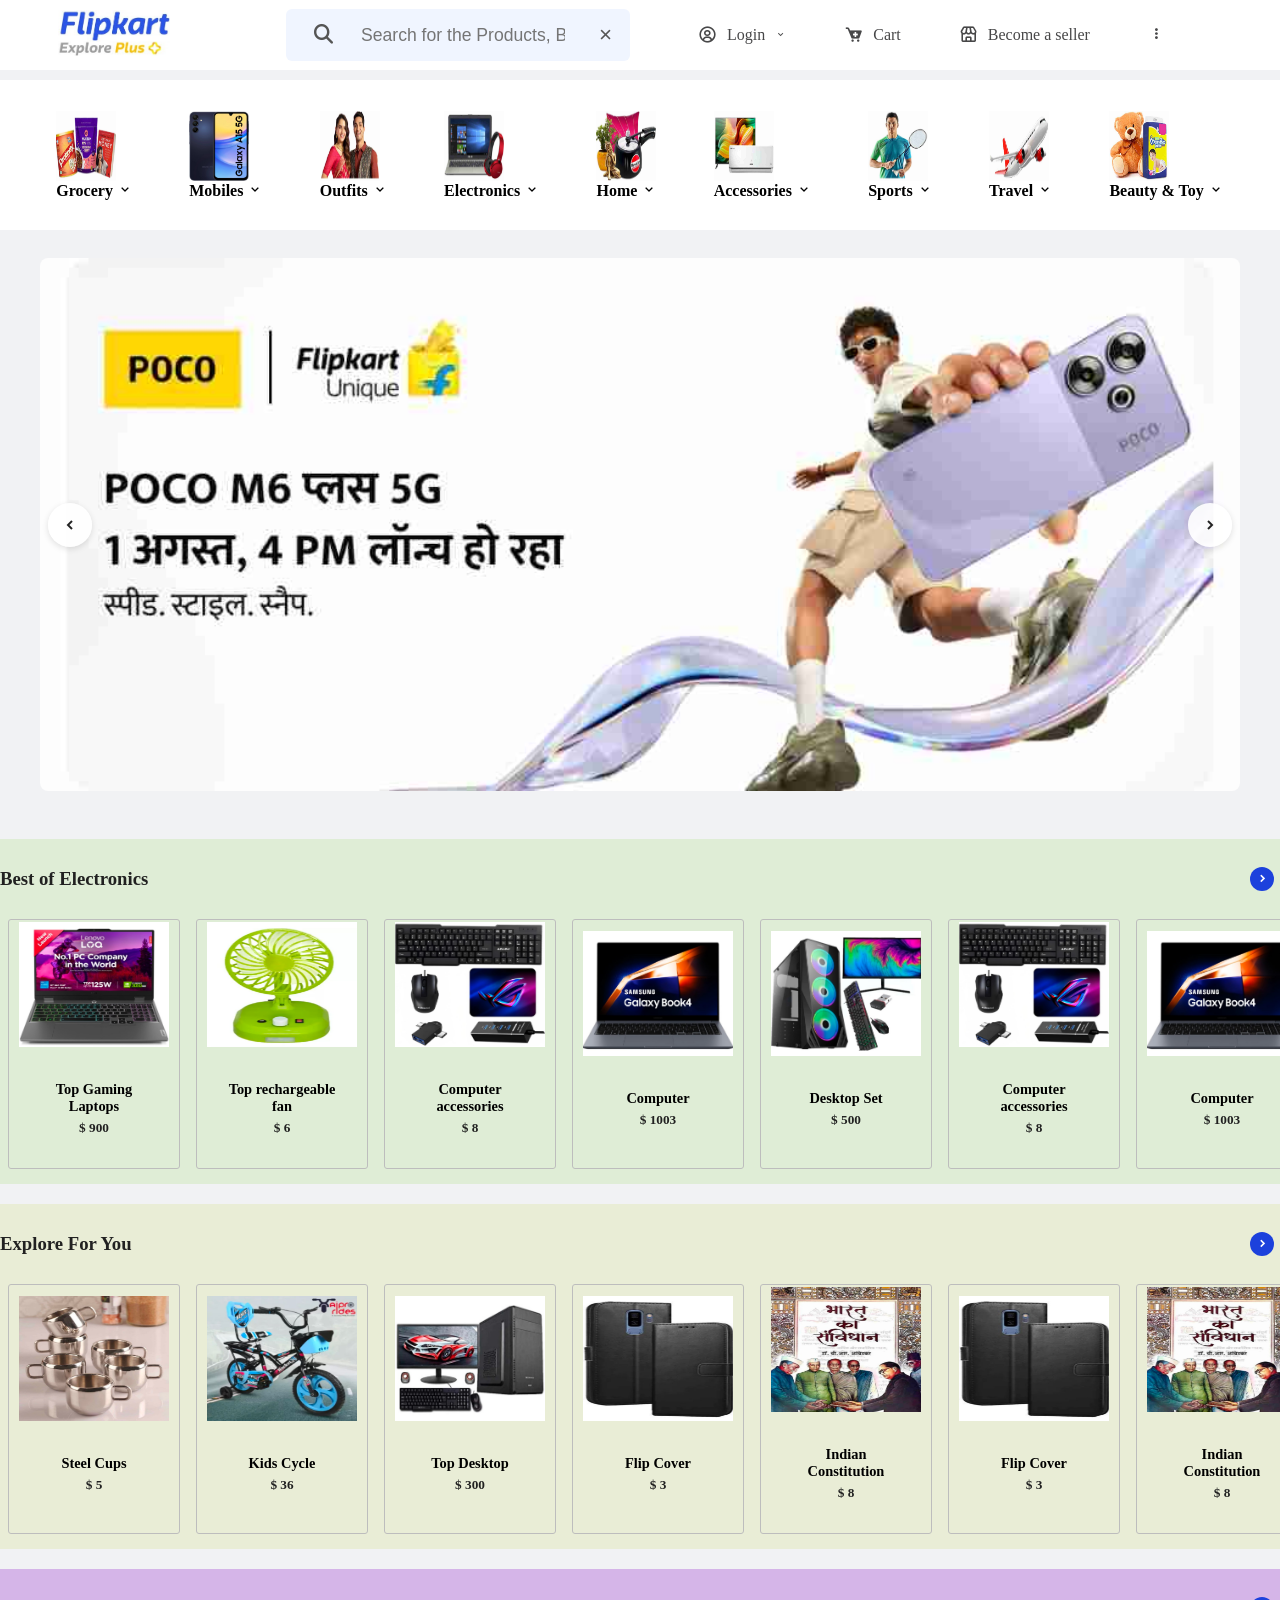
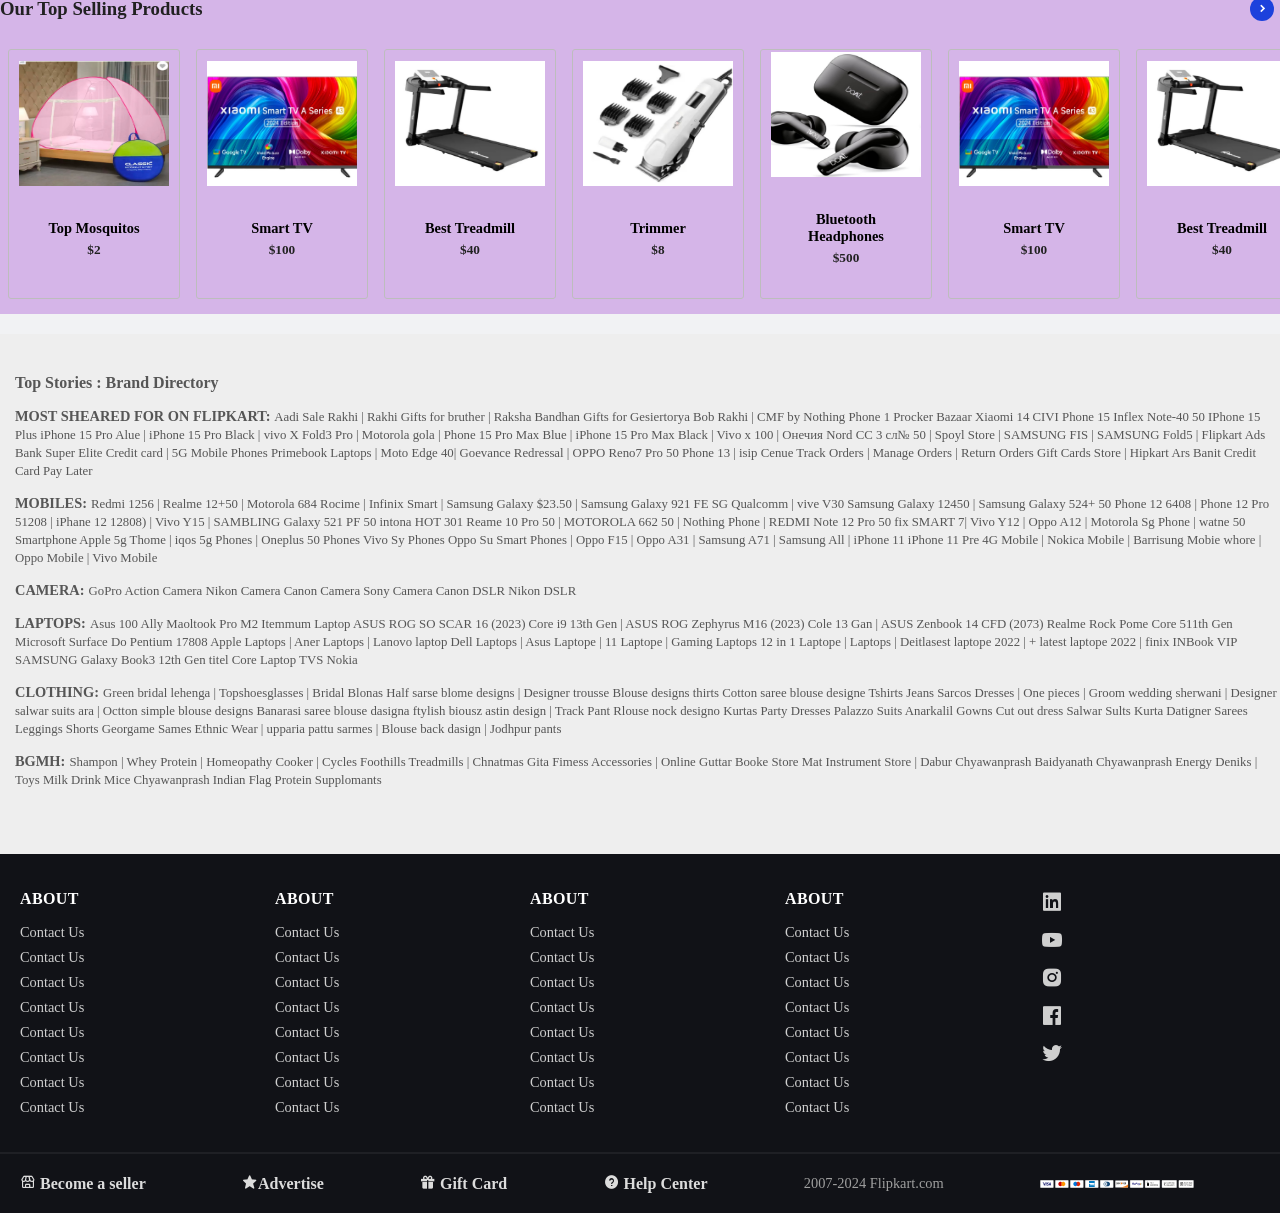
<file: index.html>
<!DOCTYPE html>
<html lang="en">
  <head>
    <!--- https://fontawesome.com/icons ---> 
    <link rel="stylesheet" href="https://cdnjs.cloudflare.com/ajax/libs/font-awesome/6.5.1/css/all.min.css"             integrity="sha512-DTOQO9RWCH3ppgqcWaEA1BIZOC6xxalwEsw9c2QQeAIftL+Vegovlnee1c9QX4TctnWMn13TZye+giMm8e2LwA==" crossorigin="anonymous" referrerpolicy="no-referrer" />
    <link href='https://unpkg.com/boxicons@2.1.4/css/boxicons.min.css' rel='stylesheet'>
    <meta charset="UTF-8">
    <meta name="viewport" content="width=device-width, initial-scale=1">
    <link rel="icon" type="image/png" href="Images/E-kart icon.jpeg">
    <title>Online Shopping Site For Mobiles, Electronics, Grocery, Toys.........</title>
    <link rel="stylesheet" href="style.css">
  </head>
<body>
  <!---------------header---------------->
  
  <header>
    <div class="logo"> 
      <img src="Images/E-kart logo~2.jpg" height="10%" width="70%" alt="E-kart logo">   
      <!--<p>All In One Shop</p>-->
    </div> 
    <div class="searchbar hiconcss">
      <button id="search" class="search-btn" aria-label="Search">
        <i class="fa-solid fa-magnifying-glass"></i>
      </button>
      <input type="search" name="" id="input" placeholder="Search for the Products, Brands and more">
      <button id="clean" class="clean-btn" aria-label="Clear search">&times;</button>
    </div>
    <div class="login hiconcss">
      <i class='bx bx-user-circle'></i>
      <span>Login</span>
      <i class='ldicon bx bx-chevron-down' ></i>
    </div>
    <div class="Cart hiconcss">
      <i class='bx bxs-cart-add' ></i>
      <span>Cart</span>
    </div>
    <div class="seller hiconcss">
      <i class='bx bx-store' ></i>
      <span>Become a seller</span>
    </div>
    <div class="menu">
      <i class='bx bx-dots-vertical-rounded'></i>
    </div>
    <!-- Mobile menu container -->
    <div id="mobile-menu" class="mobile-menu" aria-hidden="true"></div>
  </header>
 
 <!---------- cotagories section ---------->
  
  <section class="container">
    <div class="catagory">
      <div class="catimginfo">
        <div class="catimg">
            <img src="Images/grocery~2.jpg" height="100%" width="100%" alt="Grocery">
              
          </div>
          <div class="catingo">
            <p><b>Grocery <i class='ldicon bx bx-chevron-down'></i></b></p>
          </div>
      </div>
      
      <div class="catimginfo">
        <div class="catimg">
          <img src="Images/mobiles.jpg" height="100%" width="100%" alt="Mobiles">
              
        </div>
        <div class="catingo">
          <p><b>Mobiles <i class='ldicon bx bx-chevron-down'></i></b></p>
        </div>
      </div>
      
      <div class="catimginfo">
        <div class="catimg">
          <img src="Images/Man-woman~2.jpg" height="100%" width="100%" alt="Outfits">
              
        </div>
        <div class="catingo">
          <p><b>Outfits <i class='ldicon bx bx-chevron-down'></i></b></p>
        </div>
      </div>
      
      <div class="catimginfo">
        <div class="catimg">
          <img src="Images/computer~2.jpg" height="100%" width="100%" alt="Electronics">
              
        </div>
        <div class="catingo">
          <p><b>Electronics <i class='ldicon bx bx-chevron-down'></i></b></p>
        </div>
      </div>
      
      <div class="catimginfo">
        <div class="catimg">
          <img src="Images/cook~2.jpg" height="100%" width="100%" alt="Home">
              
        </div>
        <div class="catingo">
          <p><b>Home <i class='ldicon bx bx-chevron-down'></i></b></p>
        </div>
      </div>
      
      <div class="catimginfo">
        <div class="catimg">
          <img src="Images/TV~2.jpg" height="100%" width="100%" alt="TV and Accessories">
              
        </div>
        <div class="catingo">
          <p><b>Accessories <i class='ldicon bx bx-chevron-down'></i></b></p>
        </div>
      </div>
      
      <div class="catimginfo">
        <div class="catimg">
          <img src="Images/sports~2.jpg" height="100%" width="100%" alt="Sports">
              
        </div>
        <div class="catingo">
          <p><b>Sports <i class='ldicon bx bx-chevron-down'></i></b></p>
        </div>
      </div>
      
      <div class="catimginfo">
        <div class="catimg">
          <img src="Images/flight~2.jpg" height="100%" width="100%" alt="Travel">
              
        </div>
        <div class="catingo">
          <p><b>Travel <i class='ldicon bx bx-chevron-down'></i></b></p>
        </div>
      </div>
      
      <div class="catimginfo">
        <div class="catimg">
          <img src="Images/toy~2.jpg" height="100%" width="100%" alt="Toys & Beauty">
              
        </div>
        <div class="catingo">
          <p><b>Beauty & Toy <i class='ldicon bx bx-chevron-down'></i></b></p>
        </div>
      </div>
    </div> 
  </section>
  
  <!---------------slider ----------------->
  
  <section class="container">
    <div class="slidercontainer">
      <div class="slider">
        <div class="siimage">
          <img src="Images/slide.jpeg" height="70%" width="90%" alt="Slide image"> 
        </div>
        <div class="slidericon">
          <div class="sileft">
            <i class='bx bxs-chevron-left'></i>
          </div>
          <div class="siright">
            <i class='bx bxs-chevron-right'></i>
          </div>
        </div>
      </div>
    </div>
  </section>
  
  <!------------product section------------>
  
  <section class="container">
    <div class="productsection1">
      <div class="psleft">
        <div class="productheader">
          <h3>Best of Electronics</h3>
          <i class='bx bxs-chevron-right' ></i>
        </div>
        <div class="productgroup">
          <div class="product">
            <div class="productimg">
              <img src="Images/Computer 1.jpg" height="100%" width="100%" alt="Computer 1">
              
            </div>
            <div class="productinfo">
              <b><p>Top Gaming Laptops</p>
              <h5> $ 900</h5></b>
            </div>
          </div>
          
          
          <div class="product">
            <div class="productimg">
              <img src="Images/fan.jpg" height="100%" width="100%" alt="Rechargeable fan">
              
            </div>
            <div class="productinfo">
              <b><p>Top rechargeable fan</p>
              <h5> $ 6</h5></b>
            </div>
          </div>
          
          
          <div class="product">
            <div class="productimg">
              <img src="Images/computer accessories.jpg" height="100%" width="100%" alt="Computer accessories">
              
            </div>
            <div class="productinfo">
              <b><p>Computer accessories</p>
              <h5> $ 8</h5></b>
            </div>
          </div> 
          
          <div class="product">
            <div class="productimg">
              <img src="Images/Computer 2.jpg" height="100%" width="100%" alt="Computer 2">
              
            </div>
            <div class="productinfo">
              <b><p>Computer</p>
              <h5> $ 1003</h5></b>
            </div>
          </div>
          
          <div class="product">
            <div class="productimg">
              <img src="Images/Destop 1.jpg" height="100%" width="100%" alt="Desktop Set">
              
            </div>
            <div class="productinfo">
              <b><p>Desktop Set</p>
              <h5> $ 500</h5></b>
            </div>
          </div>
          
          <div class="product">
            <div class="productimg">
              <img src="Images/computer accessories.jpg" height="100%" width="100%" alt="Computer accessories">
              
            </div>
            <div class="productinfo">
              <b><p>Computer accessories</p>
              <h5> $ 8</h5></b>
            </div>
          </div> 
          
          <div class="product">
            <div class="productimg">
              <img src="Images/Computer 2.jpg" height="100%" width="100%" alt="Computer 2">
              
            </div>
            <div class="productinfo">
              <b><p>Computer</p>
              <h5> $ 1003</h5></b>
            </div>
          </div>

          <div class="product">
            <div class="productimg">
              <img src="Images/Computer 2.jpg" height="100%" width="100%" alt="Computer 2">
              
            </div>
            <div class="productinfo">
              <b><p>Computer</p>
              <h5> $ 1003</h5></b>
            </div>
          </div>
          
          <div class="product">
            <div class="productimg">
              <img src="Images/Destop 1.jpg" height="100%" width="100%" alt="Desktop Set">
              
            </div>
            <div class="productinfo">
              <b><p>Desktop Set</p>
              <h5> $ 500</h5></b>
            </div>
          </div>

          <!-- Add more products here -->

        </div>   
      </div>
    </div>
  </section>  
  
  <!----------product section 2------------>
  
  <section class="container">
    <div class="productsection2">
      <div class="psleft2">
        <div class="productheader">
          <h3>Explore For You</h3>
          <i class='bx bxs-chevron-right' ></i>
        </div>
        <div class="productgroup">
          <div class="product">
            <div class="productimg">
              <img src="Images/Cups .jpg" height="100%" width="100%" alt="Steel Cups">
              
            </div>
            <div class="productinfo">
              <b><p>Steel Cups</p>
              <h5> $ 5</h5></b>
            </div>
          </div>
          
          
          <div class="product">
            <div class="productimg">
              <img src="Images/cycle.jpg" height="100%" width="100%" alt="Kids Cycle">
              
            </div>
            <div class="productinfo">
              <b><p>Kids Cycle</p>
              <h5> $ 36</h5></b>
            </div>
          </div>
          
          
          <div class="product">
            <div class="productimg">
              <img src="Images/Destop 3.jpg" height="100%" width="100%" alt="Desktop">
              
            </div>
            <div class="productinfo">
              <b><p>Top Desktop</p>
              <h5> $ 300</h5></b>
            </div>
          </div>
          
          
          <div class="product">
            <div class="productimg">
              <img src="Images/flip cover.jpg" height="100%" width="100%" alt="Flip Cover">
              
            </div>
            <div class="productinfo">
              <b><p>Flip Cover</p>
              <h5> $ 3</h5></b>
            </div>
          </div>
          
          <div class="product">
            <div class="productimg">
              <img src="Images/Indian constitution.jpg" height="100%" width="100%" alt="Indian Constitution">
              
            </div>
            <div class="productinfo">
              <b><p>Indian Constitution</p>
              <h5> $ 8</h5></b>
            </div>
          </div>
          <div class="product">
            <div class="productimg">
              <img src="Images/flip cover.jpg" height="100%" width="100%" alt="Flip Cover">
              
            </div>
            <div class="productinfo">
              <b><p>Flip Cover</p>
              <h5> $ 3</h5></b>
            </div>
          </div>
          
          <div class="product">
            <div class="productimg">
              <img src="Images/Indian constitution.jpg" height="100%" width="100%" alt="Indian Constitution">
              
            </div>
            <div class="productinfo">
              <b><p>Indian Constitution</p>
              <h5> $ 8</h5></b>
            </div>
          </div>

          <div class="product">
            <div class="productimg">
              <img src="Images/Cups .jpg" height="100%" width="100%" alt="Steel Cups">
              
            </div>
            <div class="productinfo">
              <b><p>Steel Cups</p>
              <h5> $ 5</h5></b>
            </div>
          </div>
          
          
          <div class="product">
            <div class="productimg">
              <img src="Images/cycle.jpg" height="100%" width="100%" alt="Kids Cycle">
              
            </div>
            <div class="productinfo">
              <b><p>Kids Cycle</p>
              <h5> $ 36</h5></b>
            </div>
          </div>

          <!-- Add more products here -->

        </div>   
      </div>
    </div>
  </section>
  
  <!----------product section 3------------->

  <section class="container">
    <div class="productsection3">
      <div class="psleft3">
        <div class="productheader">
          <h3>Our Top Selling Products</h3>
          <i class='bx bxs-chevron-right' aria-hidden="true"></i>
        </div>

        <div class="productgroup">
          <div class="product">
            <div class="productimg3">
              <img src="Images/mosquito.jpg" alt="Mosquito Repellent" loading="lazy">
            </div>
            <div class="productinfo">
              <p><strong>Top Mosquitos</strong></p>
              <h5>$2</h5>
            </div>
          </div>

          <div class="product">
            <div class="productimg">
              <img src="Images/smart TV.jpg" alt="Smart TV" loading="lazy">
            </div>
            <div class="productinfo">
              <p><strong>Smart TV</strong></p>
              <h5>$100</h5>
            </div>
          </div>

          <div class="product">
            <div class="productimg">
              <img src="Images/treadmill.jpg" alt="Treadmill" loading="lazy">
            </div>
            <div class="productinfo">
              <p><strong>Best Treadmill</strong></p>
              <h5>$40</h5>
            </div>
          </div>

          <div class="product">
            <div class="productimg">
              <img src="Images/Trimmer.jpg" alt="Trimmer" loading="lazy">
            </div>
            <div class="productinfo">
              <p><strong>Trimmer</strong></p>
              <h5>$8</h5>
            </div>
          </div>

          <div class="product">
            <div class="productimg">
              <img src="Images/Boat.jpg" alt="Bluetooth Headphones" loading="lazy">
            </div>
            <div class="productinfo">
              <p><strong>Bluetooth Headphones</strong></p>
              <h5>$500</h5>
            </div>
          </div>
          <div class="product">
            <div class="productimg">
              <img src="Images/smart TV.jpg" alt="Smart TV" loading="lazy">
            </div>
            <div class="productinfo">
              <p><strong>Smart TV</strong></p>
              <h5>$100</h5>
            </div>
          </div>

          <div class="product">
            <div class="productimg">
              <img src="Images/treadmill.jpg" alt="Treadmill" loading="lazy">
            </div>
            <div class="productinfo">
              <p><strong>Best Treadmill</strong></p>
              <h5>$40</h5>
            </div>
          </div>

          <div class="product">
            <div class="productimg">
              <img src="Images/smart TV.jpg" alt="Smart TV" loading="lazy">
            </div>
            <div class="productinfo">
              <p><strong>Smart TV</strong></p>
              <h5>$100</h5>
            </div>
          </div>

          <div class="product">
            <div class="productimg">
              <img src="Images/treadmill.jpg" alt="Treadmill" loading="lazy">
            </div>
            <div class="productinfo">
              <p><strong>Best Treadmill</strong></p>
              <h5>$40</h5>
            </div>
          </div>

          <!-- Add more products here -->

        </div> <!-- .productgroup -->
      </div> <!-- .psleft3 -->
    </div> <!-- .productsection3 -->
  </section>

  <!-----------Directory link--------------->

  <section class="container">
    <div class="branddirectory">
      <div class="linkheader">
        <h4>Top Stories : Brand Directory</h4>
      </div>
      <div class="directorylink">
        <b><span>MOST SHEARED FOR ON FLIPKART: </span></b>
        <a href="#"> Aadi Sale Rakhi | Rakhi Gifts for bruther | Raksha Bandhan Gifts for Gesiertorya Bob Rakhi | CMF by Nothing Phone 1 Procker Bazaar Xiaomi 14 CIVI Phone 15 Inflex Note-40 50 IPhone 15 Plus iPhone 15 Pro Alue | iPhone 15 Pro Black | vivo X Fold3 Pro | Motorola gola | Phone 15 Pro Max Blue | iPhone 15 Pro Max Black | Vivo x 100 | Онечия Nord CC 3 сл№ 50 | Spoyl Store | SAMSUNG FIS | SAMSUNG Fold5 | Flipkart Ads Bank Super Elite Credit card | 5G Mobile Phones Primebook Laptops | Moto Edge 40| Goevance Redressal | OPPO Reno7 Pro 50 Phone 13 | isip Cenue Track Orders | Manage Orders | Return Orders Gift Cards Store | Hipkart Ars Banit Credit Card Pay Later </a>
      </div>
      <div class="directorylink">
        <b><span>MOBILES:</span></b>
        <a> Redmi 1256 | Realme 12+50 | Motorola 684 Rocime | Infinix Smart | Samsung Galaxy $23.50 | Samsung Galaxy 921 FE SG Qualcomm | vive V30 Samsung Galaxy 12450 | Samsung Galaxy 524+ 50 Phone 12 6408 | Phone 12 Pro 51208 | iPhane 12 12808) | Vivo Y15 | SAMBLING Galaxy 521 PF 50 intona HOT 301 Reame 10 Pro 50 | MOTOROLA 662 50 | Nothing Phone | REDMI Note 12 Pro 50 fix SMART 7| Vivo Y12 | Oppo A12 | Motorola Sg Phone | watne 50 Smartphone Apple 5g Thome | iqos 5g Phones | Oneplus 50 Phones Vivo Sy Phones Oppo Su Smart Phones | Oppo F15 | Oppo A31 | Samsung A71 | Samsung All | iPhone 11 iPhone 11 Pre 4G Mobile | Nokica Mobile | Barrisung Mobie whore | Oppo Mobile | Vivo Mobile</a>
      </div>
      <div class="directorylink">
        <b><span>CAMERA:</span></b>
        <a> GoPro Action Camera Nikon Camera Canon Camera Sony Camera Canon DSLR Nikon DSLR</a>
      </div>
      <div class="directorylink">
        <b><span>LAPTOPS:</span></b>
        <a> Asus 100 Ally Maoltook Pro M2 Itemmum Laptop ASUS ROG SO SCAR 16 (2023) Core i9 13th Gen | ASUS ROG Zephyrus M16 (2023) Cole 13 Gan | ASUS Zenbook 14 CFD (2073) Realme Rock Pome Core 511th Gen Microsoft Surface Do Pentium 17808 Apple Laptops | Aner Laptops | Lanovo laptop Dell Laptops | Asus Laptope | 11 Laptope | Gaming Laptops 12 in 1 Laptope | Laptops | Deitlasest laptope 2022 | + latest laptope 2022 | finix INBook VIP SAMSUNG Galaxy Book3 12th Gen titel Core Laptop TVS Nokia</a>
      </div>
      <div class="directorylink">
        <b><span>CLOTHING:</span></b>
        <a> Green bridal lehenga | Topshoesglasses | Bridal Blonas Half sarse blome designs | Designer trousse Blouse designs thirts Cotton saree blouse designe Tshirts Jeans Sarcos Dresses | One pieces | Groom wedding sherwani | Designer salwar suits ara | Octton simple blouse designs Banarasi saree blouse dasigna ftylish biousz astin design | Track Pant Rlouse nock designo Kurtas Party Dresses Palazzo Suits Anarkalil Gowns Cut out dress Salwar Sults Kurta Datigner Sarees Leggings Shorts Georgame Sames Ethnic Wear | upparia pattu sarmes | Blouse back dasign | Jodhpur pants</a>
      </div>
      <div class="directorylink">
        <b><span>BGMH:</span></b>
        <a> Shampon | Whey Protein | Homeopathy Cooker | Cycles Foothills Treadmills | Chnatmas Gita Fimess Accessories | Online Guttar Booke Store Mat Instrument Store | Dabur Chyawanprash Baidyanath Chyawanprash Energy Deniks | Toys Milk Drink Mice Chyawanprash Indian Flag Protein Supplomants</a>
    </div>
    </div>
  </section>
  
  <!----------------footer------------------>

  <footer>
    <div class="footertop">
      <div class="footpara">
        <div class="footpara1">
          <div class="footparahead">
            <p>ABOUT</p>
          </div>
          <div class="footparainfo">
            <a href="#">Contact Us</a>
            <a href="#">Contact Us</a>
            <a href="#">Contact Us</a>
            <a href="#">Contact Us</a>
            <a href="#">Contact Us</a>
            <a href="#">Contact Us</a>
            <a href="#">Contact Us</a>
            <a href="#">Contact Us</a>
          </div>
        </div>
        <div class="footpara1">
          <div class="footparahead">
            <p>ABOUT</p>
          </div>
          <div class="footparainfo">
            <a href="#">Contact Us</a>
            <a href="#">Contact Us</a>
            <a href="#">Contact Us</a>
            <a href="#">Contact Us</a>
            <a href="#">Contact Us</a>
            <a href="#">Contact Us</a>
            <a href="#">Contact Us</a>
            <a href="#">Contact Us</a>
          </div>
        </div>
        <div class="footpara1">
          <div class="footparahead">
            <p>ABOUT</p>
          </div>
          <div class="footparainfo">
            <a href="#">Contact Us</a>
            <a href="#">Contact Us</a>
            <a href="#">Contact Us</a>
            <a href="#">Contact Us</a>
            <a href="#">Contact Us</a>
            <a href="#">Contact Us</a>
            <a href="#">Contact Us</a>
            <a href="#">Contact Us</a>
          </div>
        </div>
        <div class="footpara1">
          <div class="footparahead">
            <p>ABOUT</p>
          </div>
          <div class="footparainfo">
            <a href="#">Contact Us</a>
            <a href="#">Contact Us</a>
            <a href="#">Contact Us</a>
            <a href="#">Contact Us</a>
            <a href="#">Contact Us</a>
            <a href="#">Contact Us</a>
            <a href="#">Contact Us</a>
            <a href="#">Contact Us</a>
          </div>
        </div>
        <div class="social-Media">
          <a href="https://www.linkedin.com/in/cswithak/"><i class='bx bxl-linkedin-square'></i></a>
          <a href="https://www.youtube.com/@CsWithAk"><i class='bx bxl-youtube'></i></a>
          <a href="https://www.instagram.com/cswithak?"><i class='bx bxl-instagram-alt'></i></a>
          <a href="https://www.facebook.com/CsWithAk/"><i class='bx bxl-facebook-square'></i></a>
          <a href="https://x.com/CsWithAk"><i class='bx bxl-twitter'></i></a>
        </div>
      </div>
      </div>
    </div>
    <div class="footerbtm">
      <div class="footbtmgroup">
        <div class="btmpara1">
          <span> <i class='bx bx-store' ></i>  Become a seller</span>
        </div>
        <div class="btmpara1">
          <span> <i class='bx bxs-star'></i>Advertise</span>
        </div>
        <div class="btmpara1">
          <span> <i class='bx bxs-gift'></i>  Gift Card</span>
        </div>
        <div class="btmpara1">
          <span> <i class='bx bxs-help-circle' ></i>  Help Center</span>
        </div>
        <div class="copyright">
          <p>2007-2024 Flipkart.com</p>
        </div>
        <div class="paymentimg">
          <img src="Images/payment-method-c454fb.svg" height="10%" width="70%" alt="Payment methods">
        </div>
      </div>
    </div>
  </footer>
  
  <!-- <div class="space"></div> -->
  <script src="script.js"></script>
</body>
</html>
</file>
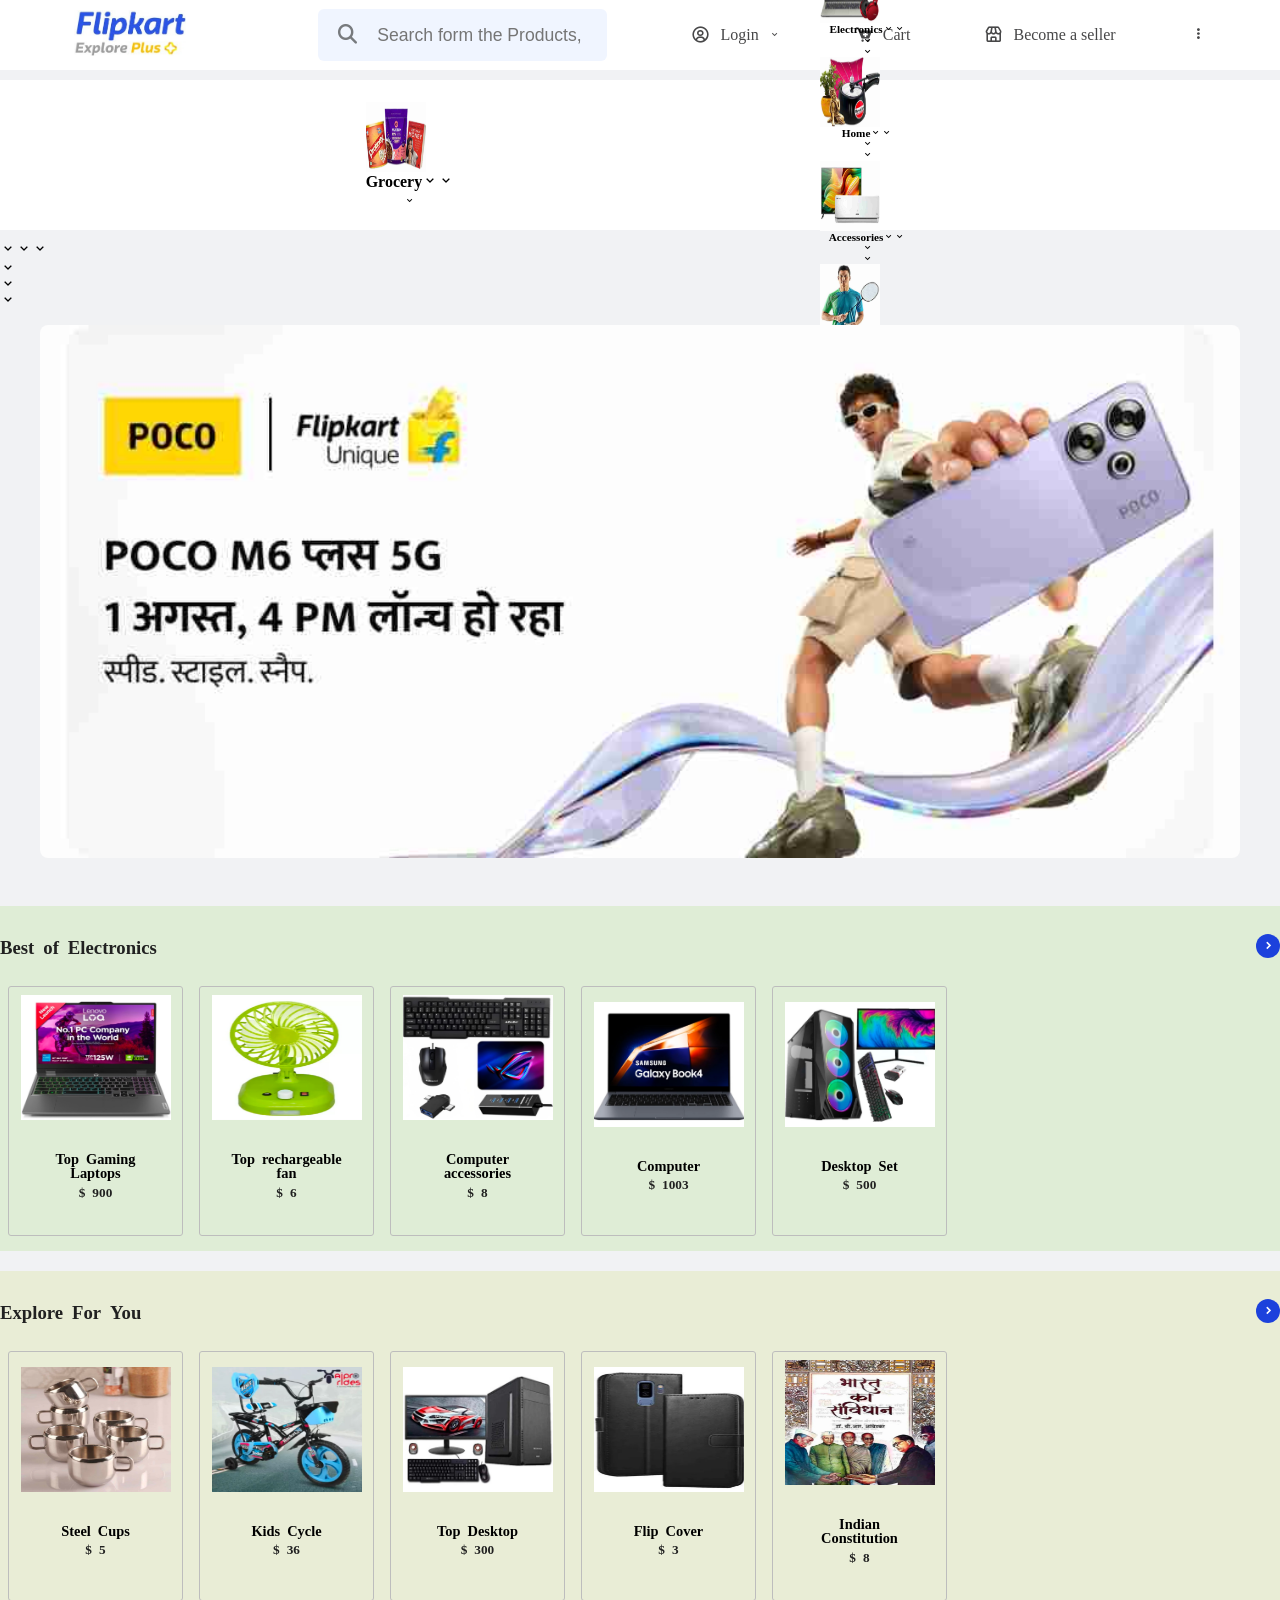
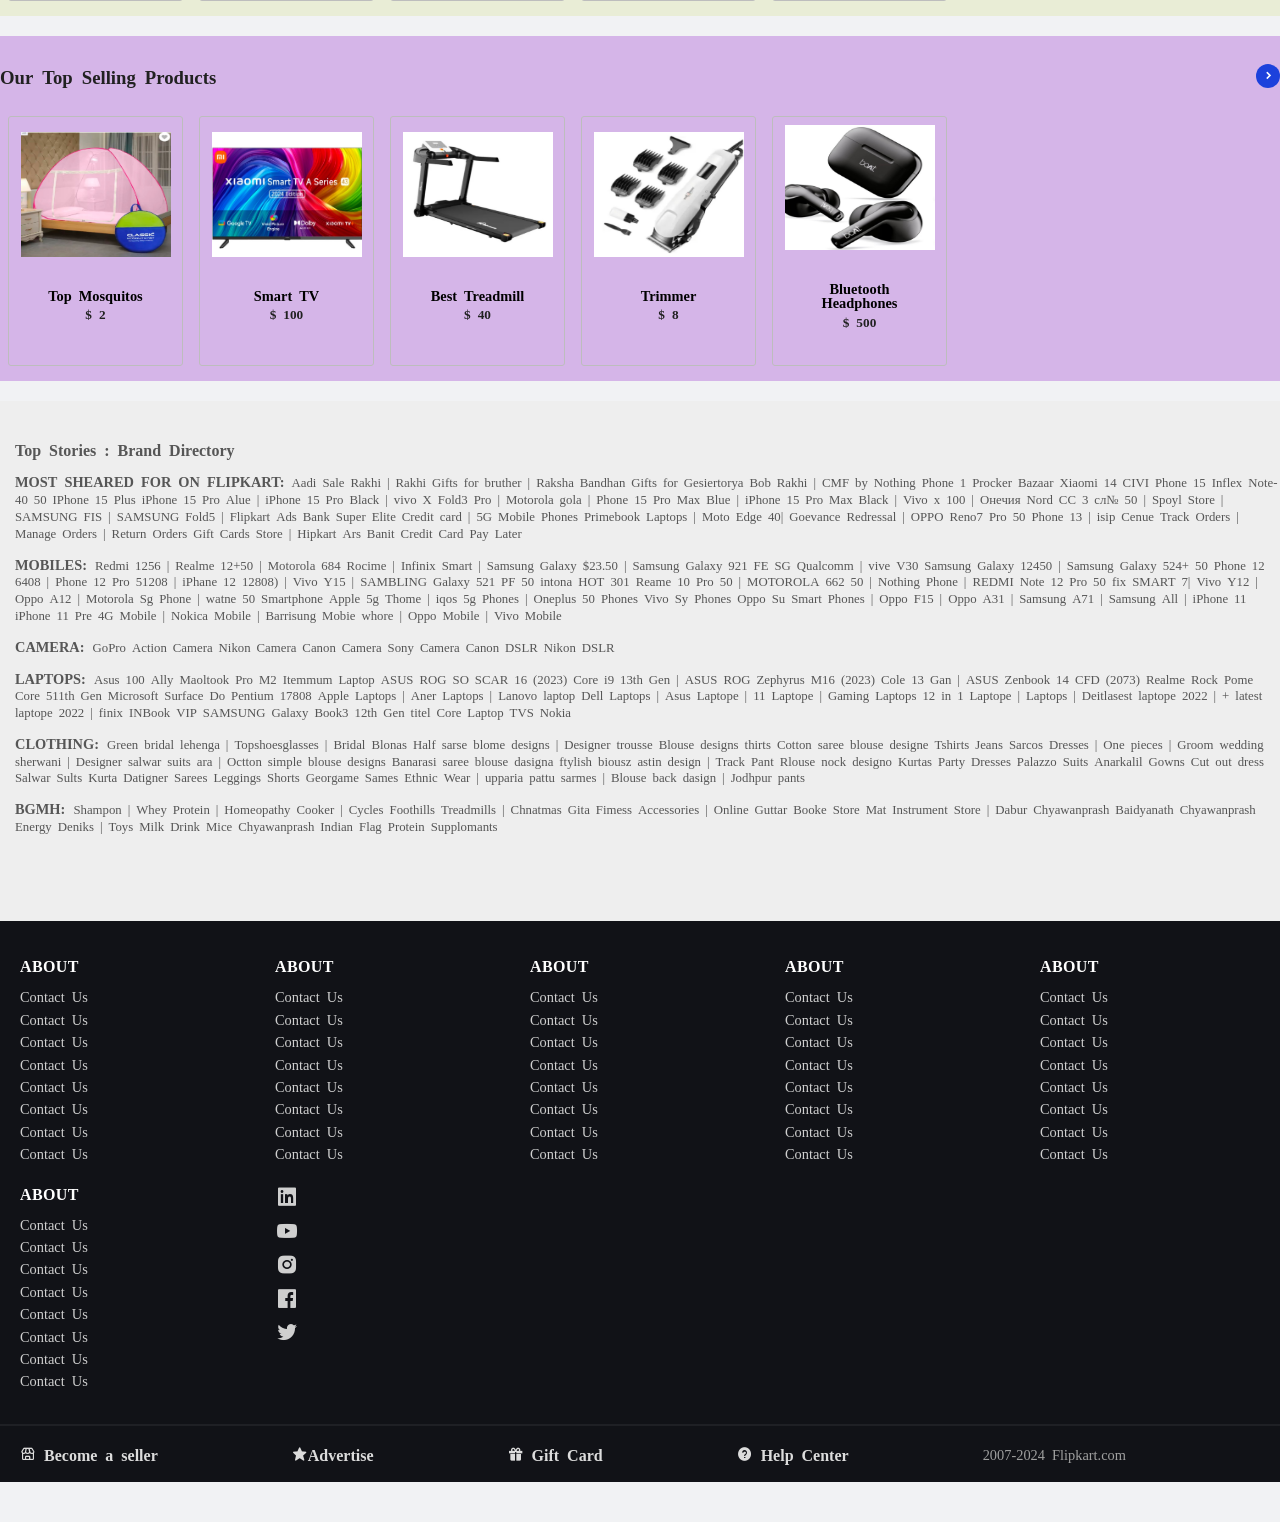
<file: Home.html>
<!DOCTYPE html>
<html lang="en">
  <head>
    
    <!--- https://fontawesome.com/icons ---> 
    <link rel="stylesheet" href="https://cdnjs.cloudflare.com/ajax/libs/font-awesome/6.5.1/css/all.min.css"             integrity="sha512-DTOQO9RWCH3ppgqcWaEA1BIZOC6xxalwEsw9c2QQeAIftL+Vegovlnee1c9QX4TctnWMn13TZye+giMm8e2LwA==" crossorigin="anonymous" referrerpolicy="no-referrer" />
    <link href='https://unpkg.com/boxicons@2.1.4/css/boxicons.min.css' rel='stylesheet'>
    <meta charset="UTF-8">
    <meta name="viewport"                content="width=device-width, initial-scale=1">
    <link rel="icon" type="image/png" href="Images/E-kart icon.jpeg">
    <title>Online Shopping Site For Mobiles, Electronics, Grocery, Toys.........</title>
    <link rel="stylesheet" href="style.css">
  </head>
<body>
  <!---------------header---------------->
  
  <header>
    <div class="logo"> 
      <img src="Images/E-kart logo~2.jpg" height="10%"width="70%"  alt"/Images /E-kart logo~2.jpg">   
      <!--<p>All In One Shop</p>-->
    </div> 
    <div class="searchbar hiconcss">
      <i class="fa-solid fa-magnifying-glass"></i>
      <input type="search" name="" id="" placeholder="Search form the Products, Brands and more">
    </div>
    <div class="login hiconcss">
      <i class='bx bx-user-circle'></i>
      <span>Login</span>
      <i class='ldicon bx bx-chevron-down' ></i>
    </div>
    <div class="Cart hiconcss">
      <i class='bx bxs-cart-add' ></i>
      <span>Cart</span>
    </div>
    <div class="seller hiconcss">
      <i class='bx bx-store' ></i>
      <span>Become a seller</span>
    </div>
    <div class="menu">
      <i class='bx bx-dots-vertical-rounded'></i>
    </div>
  </header>
 
 <!---------- cotagories section ---------->
  
  <section class="container">
    <div class="catagory">
      <div class="catimginfo">
        <div class="catimg">
          <img src="Images/grocery~2.jpg" height="100%"width="100%" alt="">
              
        </div>
        <div class="catingo">
          <b><p>Grocery<i class='ldicon bx bx-chevron-down' ></i</p></b>
        </div>
      </div>
      
      <div class="catimginfo">
        <div class="catimg">
          <img src="Images/mobiles.jpg" height="100%"width="100%" alt="">
              
        </div>
        <div class="catingo">
          <b><p>Mobiles<i class='ldicon bx bx-chevron-down' ></i</p></b>
        </div>
      </div>
      
      <div class="catimginfo">
        <div class="catimg">
          <img src="Images/Man-woman~2.jpg" height="100%"width="100%" alt="">
              
        </div>
        <div class="catingo">
          <b><p>Outfits<i class='ldicon bx bx-chevron-down' ></i</p></b>
        </div>
      </div>
      
      <div class="catimginfo">
        <div class="catimg">
          <img src="Images/computer~2.jpg" height="100%"width="100%" alt="">
              
        </div>
        <div class="catingo">
          <b><p>Electronics<i class='ldicon bx bx-chevron-down' ></i</p></b>
        </div>
      </div>
      
      <div class="catimginfo">
        <div class="catimg">
          <img src="Images/cook~2.jpg" height="100%"width="100%" alt="">
              
        </div>
        <div class="catingo">
          <b><p>Home<i class='ldicon bx bx-chevron-down' ></i</p></b>
        </div>
      </div>
      
      <div class="catimginfo">
        <div class="catimg">
          <img src="Images/TV~2.jpg" height="100%"width="100%" alt="">
              
        </div>
        <div class="catingo">
          <b><p>Accessories<i class='ldicon bx bx-chevron-down' ></i</p></b>
        </div>
      </div>
      
      <div class="catimginfo">
        <div class="catimg">
          <img src="Images/sports~2.jpg" height="100%"width="100%" alt="">
              
        </div>
        <div class="catingo">
          <b><p>Sports<i class='ldicon bx bx-chevron-down' ></i</p></b>
        </div>
      </div>
      
      <div class="catimginfo">
        <div class="catimg">
          <img src="Images/flight~2.jpg" height="100%"width="100%" alt="">
              
        </div>
        <div class="catingo">
          <b><p>Travel<i class='ldicon bx bx-chevron-down' ></i</p></b>
        </div>
      </div>
      
      <div class="catimginfo">
        <div class="catimg">
          <img src="Images/toy~2.jpg" height="100%"width="100%" alt="">
              
        </div>
        <div class="catingo">
          <b><p>Beauty & Toy<i class='ldicon bx bx-chevron-down' ></i</p></b>
        </div>
      </div>
    </div> 
  </section>
  
  <!---------------slider ----------------->
  
  <section class="container">
    <div class="slidercontainer">
      <div class="slider">
        <div class="siimage">
          <img src="Images/slide.jpeg" height="70%" width="90%" alt="/Images /slide.jpeg"> 
        </div>
        <!-- <div class="slidericon">
          <div class="sileft">
            <i class='bx bxs-chevron-left'></i>
          </div>  
          <div class="siright">
            <i class='bx bxs-chevron-right' ></i> -->
          </div>
        </div>
      </div>
    </div>
  </section>
  
  <!------------product section------------>
  
  <section class="container">
    <div class="productsection1">
      <div class="psleft">
        <div class="productheader">
          <h3>Best of Electronics</h3>
          <i class='bx bxs-chevron-right' ></i>
        </div>
        <div class="productgroup">
          <div class="product">
            <div class="productimg">
              <img src="Images/Computer 1.jpg" height="100%"width="100%" alt="">
              
            </div>
            <div class="productinfo">
              <b><p>Top Gaming Laptops</p>
              <h5> $ 900</h5></b>
            </div>
          </div>
          
          
          <div class="product">
            <div class="productimg">
              <img src="Images/fan.jpg" height="100%"width="100%" alt="">
              
            </div>
            <div class="productinfo">
              <b><p>Top rechargeable fan</p>
              <h5> $ 6</h5></b>
            </div>
          </div>
          
          
          <div class="product">
            <div class="productimg">
              <img src="Images/computer accessories.jpg" height="100%"width="100%" alt="">
              
            </div>
            <div class="productinfo">
              <b><p>Computer accessories</p>
              <h5> $ 8</h5></b>
            </div>
          </div> 
          
          <div class="product">
            <div class="productimg">
              <img src="Images/Computer 2.jpg" height="100%"width="100%" alt="">
              
            </div>
            <div class="productinfo">
              <b><p>Computer</p>
              <h5> $ 1003</h5></b>
            </div>
          </div>
          
          <div class="product">
            <div class="productimg">
              <img src="Images/Destop 1.jpg" height="100%"width="100%" alt="">
              
            </div>
            <div class="productinfo">
              <b><p>Desktop Set</p>
              <h5> $ 500</h5></b>
            </div>
          </div> 
        </div>  <!--
          
          <div class="productright">
            <i class='bx bxs-chevron-right' ></i>
          </div>  
        </div>  
        <div class="psright">
          <img src="Images/indigo f.jpg"  height="100%"width="100%" alt="">
        </div> -->
      </div>
    </div>
  </section>
  
  <!----------product section 2------------>
  
  <section class="container">
    <div class="productsection2">
      <div class="psleft2">
        <div class="productheader">
          <h3>Explore For You</h3>
          <i class='bx bxs-chevron-right' ></i>
        </div>
        <div class="productgroup">
          <div class="product">
            <div class="productimg">
              <img src="Images/Cups .jpg" height="100%"width="100%" alt="">
              
            </div>
            <div class="productinfo">
              <b><p>Steel Cups</p>
              <h5> $ 5</h5></b>
            </div>
          </div>
          
          
          <div class="product">
            <div class="productimg">
              <img src="Images/cycle.jpg" height="100%"width="100%" alt="">
              
            </div>
            <div class="productinfo">
              <b><p>Kids Cycle</p>
              <h5> $ 36</h5></b>
            </div>
          </div>
          
          
          <div class="product">
            <div class="productimg">
              <img src="Images/Destop 3.jpg" height="100%"width="100%" alt="">
              
            </div>
            <div class="productinfo">
              <b><p>Top Desktop</p>
              <h5> $ 300</h5></b>
            </div>
          </div>
          
          
          <div class="product">
            <div class="productimg">
              <img src="Images/flip cover.jpg" height="100%"width="100%" alt="">
              
            </div>
            <div class="productinfo">
              <b><p>Flip Cover</p>
              <h5> $ 3</h5></b>
            </div>
          </div>
          
          <div class="product">
            <div class="productimg">
              <img src="Images/Indian constitution.jpg" height="100%"width="100%" alt="">
              
            </div>
            <div class="productinfo">
              <b><p>Indian Constitution</p>
              <h5> $ 8</h5></b>
            </div>
          </div>
        </div>  <!--
          
          <div class="productright">
            <i class='bx bxs-chevron-right' ></i>
          </div>  -->
        </div>  
      </div>
    </div>
  </section>
  
  <!----------product section 3------------->

  <section class="container">
    <div class="productsection3">
      <div class="psleft3">
        <div class="productheader">
          <h3>Our Top Selling Products</h3>
          <i class='bx bxs-chevron-right' ></i>
        </div>
        <div class="productgroup">
          <div class="product">
            <div class="productimg3">
              <img src="Images/mosquito.jpg" height="100%"width="100%" alt="">
              
            </div> 
            <div class="productinfo">
              <b><p>Top Mosquitos</p>
              <h5> $ 2</h5></b>
            </div> 
          </div>
          
          
          <div class="product">
            <div class="productimg">
              <img src="Images/smart TV.jpg" height="100%"width="100%" alt="">
              
            </div>
            <div class="productinfo">
              <b><p>Smart TV</p>
              <h5> $ 100</h5></b>
            </div>
          </div>
          
          
          <div class="product">
            <div class="productimg">
              <img src="Images/treadmill.jpg" height="100%"width="100%" alt="">
              
            </div>
            <div class="productinfo">
              <b><p>Best Treadmill</p>
              <h5> $ 40</h5></b>
            </div>
          </div>
          
          
          <div class="product">
            <div class="productimg">
              <img src="Images/Trimmer.jpg" height="100%"width="100%" alt="">
              
            </div>
            <div class="productinfo">
              <b><p>Trimmer</p>
              <h5> $ 8</h5></b>
            </div>
          </div>
          
          <div class="product">
            <div class="productimg">
              <img src="Images/Boat.jpg" height="100%"width="100%" alt="">
              
            </div>
            <div class="productinfo">
              <b><p>Bluetooth Headphones</p>
              <h5> $ 500</h5></b>
            </div>
          </div>
        </div>  <!--
          
          <div class="productright">
            <i class='bx bxs-chevron-right' ></i>
          </div>  -->
        </div>  
      </div>
    </div>
  </section>

  <!-----------Directory link--------------->

  <section class="container">
    <div class="branddirectory">
      <div class="linkheader">
        <h4>Top Stories : Brand Directory</h4>
      </div>
      <div class="directorylink">
        <b><span>MOST SHEARED FOR ON FLIPKART: </span></b>
        <a href="#"> Aadi Sale Rakhi | Rakhi Gifts for bruther | Raksha Bandhan Gifts for Gesiertorya Bob Rakhi | CMF by Nothing Phone 1 Procker Bazaar Xiaomi 14 CIVI Phone 15 Inflex Note-40 50 IPhone 15 Plus iPhone 15 Pro Alue | iPhone 15 Pro Black | vivo X Fold3 Pro | Motorola gola | Phone 15 Pro Max Blue | iPhone 15 Pro Max Black | Vivo x 100 | Онечия Nord CC 3 сл№ 50 | Spoyl Store | SAMSUNG FIS | SAMSUNG Fold5 | Flipkart Ads Bank Super Elite Credit card | 5G Mobile Phones Primebook Laptops | Moto Edge 40| Goevance Redressal | OPPO Reno7 Pro 50 Phone 13 | isip Cenue Track Orders | Manage Orders | Return Orders Gift Cards Store | Hipkart Ars Banit Credit Card Pay Later </a>
      </div>
      <div class="directorylink">
        <b><span>MOBILES:</span></b>
        <a> Redmi 1256 | Realme 12+50 | Motorola 684 Rocime | Infinix Smart | Samsung Galaxy $23.50 | Samsung Galaxy 921 FE SG Qualcomm | vive V30 Samsung Galaxy 12450 | Samsung Galaxy 524+ 50 Phone 12 6408 | Phone 12 Pro 51208 | iPhane 12 12808) | Vivo Y15 | SAMBLING Galaxy 521 PF 50 intona HOT 301 Reame 10 Pro 50 | MOTOROLA 662 50 | Nothing Phone | REDMI Note 12 Pro 50 fix SMART 7| Vivo Y12 | Oppo A12 | Motorola Sg Phone | watne 50 Smartphone Apple 5g Thome | iqos 5g Phones | Oneplus 50 Phones Vivo Sy Phones Oppo Su Smart Phones | Oppo F15 | Oppo A31 | Samsung A71 | Samsung All | iPhone 11 iPhone 11 Pre 4G Mobile | Nokica Mobile | Barrisung Mobie whore | Oppo Mobile | Vivo Mobile</a>
      </div>
      <div class="directorylink">
        <b><span>CAMERA:</span></b>
        <a> GoPro Action Camera Nikon Camera Canon Camera Sony Camera Canon DSLR Nikon DSLR</a>
      </div>
      <div class="directorylink">
        <b><span>LAPTOPS:</span></b>
        <a> Asus 100 Ally Maoltook Pro M2 Itemmum Laptop ASUS ROG SO SCAR 16 (2023) Core i9 13th Gen | ASUS ROG Zephyrus M16 (2023) Cole 13 Gan | ASUS Zenbook 14 CFD (2073) Realme Rock Pome Core 511th Gen Microsoft Surface Do Pentium 17808 Apple Laptops | Aner Laptops | Lanovo laptop Dell Laptops | Asus Laptope | 11 Laptope | Gaming Laptops 12 in 1 Laptope | Laptops | Deitlasest laptope 2022 | + latest laptope 2022 | finix INBook VIP SAMSUNG Galaxy Book3 12th Gen titel Core Laptop TVS Nokia</a>
      </div>
      <div class="directorylink">
        <b><span>CLOTHING:</span></b>
        <a> Green bridal lehenga | Topshoesglasses | Bridal Blonas Half sarse blome designs | Designer trousse Blouse designs thirts Cotton saree blouse designe Tshirts Jeans Sarcos Dresses | One pieces | Groom wedding sherwani | Designer salwar suits ara | Octton simple blouse designs Banarasi saree blouse dasigna ftylish biousz astin design | Track Pant Rlouse nock designo Kurtas Party Dresses Palazzo Suits Anarkalil Gowns Cut out dress Salwar Sults Kurta Datigner Sarees Leggings Shorts Georgame Sames Ethnic Wear | upparia pattu sarmes | Blouse back dasign | Jodhpur pants</a>
      </div>
      <div class="directorylink">
        <b><span>BGMH:</span></b>
        <a> Shampon | Whey Protein | Homeopathy Cooker | Cycles Foothills Treadmills | Chnatmas Gita Fimess Accessories | Online Guttar Booke Store Mat Instrument Store | Dabur Chyawanprash Baidyanath Chyawanprash Energy Deniks | Toys Milk Drink Mice Chyawanprash Indian Flag Protein Supplomants</a>
    </div>
    </div>
  </section>
  
  <!----------------footer------------------>

  <footer>
    <div class="footertop">
      <div class="footpara">
        <div class="footpara1">
          <div class="footparahead">
            <p>ABOUT</p>
          </div>
          <div class="footparainfo">
            <a href="#">Contact Us</a>
            <a href="#">Contact Us</a>
            <a href="#">Contact Us</a>
            <a href="#">Contact Us</a>
            <a href="#">Contact Us</a>
            <a href="#">Contact Us</a>
            <a href="#">Contact Us</a>
            <a href="#">Contact Us</a>
          </div>
        </div>
        <div class="footpara1">
          <div class="footparahead">
            <p>ABOUT</p>
          </div>
          <div class="footparainfo">
            <a href="#">Contact Us</a>
            <a href="#">Contact Us</a>
            <a href="#">Contact Us</a>
            <a href="#">Contact Us</a>
            <a href="#">Contact Us</a>
            <a href="#">Contact Us</a>
            <a href="#">Contact Us</a>
            <a href="#">Contact Us</a>
          </div>
        </div>
        <div class="footpara1">
          <div class="footparahead">
            <p>ABOUT</p>
          </div>
          <div class="footparainfo">
            <a href="#">Contact Us</a>
            <a href="#">Contact Us</a>
            <a href="#">Contact Us</a>
            <a href="#">Contact Us</a>
            <a href="#">Contact Us</a>
            <a href="#">Contact Us</a>
            <a href="#">Contact Us</a>
            <a href="#">Contact Us</a>
          </div>
        </div>
        <div class="footpara1">
          <div class="footparahead">
            <p>ABOUT</p>
          </div>
          <div class="footparainfo">
            <a href="#">Contact Us</a>
            <a href="#">Contact Us</a>
            <a href="#">Contact Us</a>
            <a href="#">Contact Us</a>
            <a href="#">Contact Us</a>
            <a href="#">Contact Us</a>
            <a href="#">Contact Us</a>
            <a href="#">Contact Us</a>
          </div>
        </div>
        <div class="footpara1">
          <div class="footparahead">
            <p>ABOUT</p>
          </div>
          <div class="footparainfo">
            <a href="#">Contact Us</a>
            <a href="#">Contact Us</a>
            <a href="#">Contact Us</a>
            <a href="#">Contact Us</a>
            <a href="#">Contact Us</a>
            <a href="#">Contact Us</a>
            <a href="#">Contact Us</a>
            <a href="#">Contact Us</a>
          </div>
        </div>
        <div class="footpara1">
          <div class="footparahead">
            <p>ABOUT</p>
          </div>
          <div class="footparainfo">
            <a href="#">Contact Us</a>
            <a href="#">Contact Us</a>
            <a href="#">Contact Us</a>
            <a href="#">Contact Us</a>
            <a href="#">Contact Us</a>
            <a href="#">Contact Us</a>
            <a href="#">Contact Us</a>
            <a href="#">Contact Us</a>
          </div>
        </div>
        <div class="social-Media">
          <a herf="#"><i class='bx bxl-linkedin-square'></i></a>
          <a herf="#"><i class='bx bxl-youtube'></i></a>
          <a herf="#"><i class='bx bxl-instagram-alt'></i></a>
          <a herf="#"><i class='bx bxl-facebook-square'></i></a>
          <a herf="#"><i class='bx bxl-twitter'></i></a>
        </div>
      </div>
      </div>
    </div>
    <div class="footerbtm">
      <div class="footbtmgroup">
        <div class="btmpara1">
          <span> <i class='bx bx-store' ></i>  Become a seller</span>
        </div>
        <div class="btmpara1">
          <span> <i class='bx bxs-star'></i>Advertise</span>
        </div>
        <div class="btmpara1">
          <span> <i class='bx bxs-gift'></i>  Gift Card</span>
        </div>
        <div class="btmpara1">
          <span> <i class='bx bxs-help-circle' ></i>  Help Center</span>
        </div>
        <div class="copyright">
          <p>2007-2024 Flipkart.com</p>
        </div>
        <div class="paymentimg">
          <img sre="Images/payment-method-c454fb.svg" height="10%" width="70%" alt"">
        </div>
      </div>
    </div>
  </footer>
  
  <div class="space"></div>
</body>
</html>
</file>
<file: style.css>
@import url('https://fonts.googleapis.com/css2?family=Inter:wght@300;400;500;600;700&display=swap');
/* -webkit-box-shadow: -2px 0px 3px 1px rgba(222, 222, 222, 1);
-moz-box-shadow: -2px 0px 3px 1px rgba(222, 222, 222, 1);
box-shadow: -2px 0px 3px 1px rgba(222, 222, 222, 1); */

*{
  padding:0;
  margin:0;
  box-sizing:border-box;
}

a{
  text-decoration: none;
}

body{
  background-color: #f1f2f4;
}

.container{
  max-width:1334px;
  margin:auto;
}

/* =============header start============== */

header{
  height: 70px;
  width:100%;
  display:flex;
  align-items:center;
  justify-content:space-evenly;
  color:#474748;
  background-color: white;
}

.logo{
  width:160px;
}

.searchbar{
  font-size:1.4rem;
  margin: 0px 10px;
  display: flex;
  align-items: center;
  justify-content: center;
  color: #777a7e;
  background-color: #f0f5ff;
}

.searchbar i{
  font-size:1.4rem;
  margin:0px 10px;
}

.searchbar input{
  height:40px;
  width:100%;
  border:none;
  outline:none;
  background: transparent;
  font-size: 1.1rem;
  color:#212121;
}

.searchbar .search-btn,
.searchbar .clean-btn{
  background: transparent;
  border: none;
  color: #555;
  font-size: 1.1rem;
  padding: 6px 8px;
  cursor: pointer;
}

.searchbar .clean-btn{
  font-size: 1.4rem;
  line-height: 1;
}

.searchbar{gap:8px; padding:6px 10px; border-radius:6px;}

.hiconcss{
  display: flex;
  align-items:center;
  justify-content: center;
  gap: 10px;
  font-weight: 400;
}

.hiconcss i{
  font-size:1.2rem;
}

div > .ldicon{
  font-size: 0.7rem;
}

/* =============Catagory===================*/

.catagory{
  height:150px;
  width: 100%;
  display:flex; 
  align-items:center;
  justify-content: space-evenly;
  background-color: white;
  margin: 10px 0px;
  text-align: center;
}

.catimg img{
  height: 70px;
  width: 60px;
  display: block;
  background-color: white; 
} 

/*===============slider ===================*/

.slidercontainer{
  display: flex;
  align-items: center;
  justify-content: center;
  padding: 18px 0;
}

.slider{
  width: 100%;
  max-width: 1200px;
  position: relative;
  overflow: hidden;
  border-radius: 8px;
  background-color: #fff;
}

.siimage{
  width: 100%;
}

.siimage img{
  width: 100%;
  height: auto;
  display: block;
  object-fit: cover;
}

.slidericon{
  position: absolute;
  top: 50%;
  left: 0;
  right: 0;
  transform: translateY(-50%);
  display: flex;
  justify-content: space-between;
  pointer-events: none; /* allow clicks only on buttons */
  padding: 0 8px;
}

.sileft, .siright{
  pointer-events: auto;
  height: 44px;
  width: 44px;
  display: flex;
  align-items: center;
  justify-content: center;
  background: rgba(255,255,255,0.9);
  color: #222;
  border-radius: 50%;
  box-shadow: 0 2px 6px rgba(0,0,0,0.12);
  cursor: pointer;
  transition: background .12s ease, transform .12s ease;
}

.sileft:hover, .siright:hover{
  background: #ffffff;
  transform: translateY(-2px);
}

/* smaller screens: reduce arrow size and image max-width */
@media (max-width: 600px){
  .slider{ max-width: 100%; }
  .sileft, .siright{ height:36px; width:36px; font-size:0.95rem; }
}

/*============product section==============*/

.productsection1{
  height: 345px;
  width: 100%;
  display: flex;
  margin-top: 30px;
  gap: 15px;
}


.psleft{
  height: 100%;
  width: 100%;
  background-color:#DFEDD6;
}

.productheader{
  height: 80px;
  width: 100%;
  padding: 0px 0px;
  display: flex;
  align-items: center;
  justify-content: space-between;
}

.productheader h3{
  color: #212121;
}

.productheader i{
  height: 24px;
  width: 24px;
  color: white;
  background-color: #1C41DC;
  border-radius: 50%;
  display: flex;
  align-items: center;
  justify-content: center;
  font-size: 0.8rem;
}

/* product header next button (replaces raw icon) */
.productheader .pg-next{
  background: transparent;
  border: none;
  padding: 6px;
  display: inline-flex;
  align-items: center;
  justify-content: center;
  cursor: pointer;
  color: #1C41DC;
  font-size: 1rem;
}
.productheader .pg-next i{
  display: inline-flex;
}

.product{
  height: 250px;
  width: 175px;
  display: flex;
  align-items: center;
  justify-content: center;
  flex-direction: column;
  border: 1px groove #BDBDBD;
  border-radius: 3px;
  margin: 0px 8px;
}

.product img{
  height: 125px;
  width: 170px;
  padding: 0px 10px;
}

.productinfo{
  text-align: center;
  margin: 30px;
} 

.productinfo p{
  font-size: 0.9rem;
}

.productinfo h5{
  color: #212121;
  margin-top: 5px;
}

.productgroup{
  display:flex;
  overflow-x: auto;
  overflow-y: hidden;
  position:relative;
  scroll-behavior: smooth;
}

/* hide default scrollbar but keep scrolling functional */
.productgroup::-webkit-scrollbar{
  height: 8px;
}
.productgroup::-webkit-scrollbar-thumb{
  background: rgba(0,0,0,0.12);
  border-radius: 4px;
}
.productgroup{
  -ms-overflow-style: none;  /* IE and Edge */
  scrollbar-width: thin; /* Firefox */
}
.productleft{
  position: absolute;
  height: 88px;
  width: 40px;
  background-color: white;
  color:#8b8b8b;
  display:flex;
  align-items: center;
  justify-content: center;
  top:32%;
  left:5%;
  -webkit-box-shadow: 2px 0px 3px 1px rgba(222, 222, 222, 1);
  -moz-box-shadow: 2px 0px 3px 1px rgba(222, 222, 222, 1);
  box-shadow: 2px 0px 3px 1px rgba(222, 222, 222, 1);
}

.productright{
  position: absolute;
  height: 88px;
  width: 40px;
  background-color: white;
  color:#8b8b8b;
  display:flex;
  align-items: center;
  justify-content: center;
  top:32%;
  right:5%;
  -webkit-box-shadow: -2px 0px 3px 1px rgba(222, 222, 222, 1);
  -moz-box-shadow: -2px 0px 3px 1px rgba(222, 222, 222, 1);
  box-shadow: -2px 0px 3px 1px rgba(222, 222, 222, 1);
} 

/*==========product section 2=============*/

.productsection2{
height: 345px;
width: 100%;
margin-top:20px;
display: flex;
gap:15px;
}

.psleft2{
  height: 100%;
  width: 100%;
  background-color: #E9EDD6;
}


/*===========product section 3============*/

.productsection3{
height: 345px;
width: 100%;
margin-top:20px;
display: flex;
gap:15px;
}

.psleft3{
  height: 100%;
  width: 100%;
  background-color: #D5B5E8;
}

/*=============directory link=============*/

.branddirectory{
  height: 520px;
  width: 100%;
  padding-top: 40px;
  margin-top: 20px;
  color: #565656;
  background-color:#eeeeee;
}

.linkheader{
  padding-left: 15px;
}

.directorylink{
  margin-top: 15px;
  padding-left: 15px;
}

.directorylink span{
  font-size:0.9rem;
}

.directorylink a{
  font-size: 0.8rem;
  color:#565656;
}

/*=============footer section=============*/


footer{
  width: 100%;
  background-color: #111217;
  color: #e6e6e6;
}

.footertop{
  border-bottom: 1px solid rgba(255,255,255,0.06);
}

.footpara{
  max-width: 1334px;
  margin: 0 auto;
  padding: 36px 20px;
  display: grid;
  grid-template-columns: repeat(4, minmax(140px, 1fr)) 220px;
  gap: 24px;
  align-items: start;
}

.footpara1{
  display: flex;
  flex-direction: column;
  gap: 10px;
}

.footparahead p{
  font-weight: 700;
  color: #ffffff;
  margin: 0 0 6px 0;
  letter-spacing: 0.4px;
}

.footparainfo{
  display: flex;
  flex-direction: column;
  font-size: 0.9rem;
  font-weight: 500;
  gap: 8px;
  margin: 0;
}

.footparainfo a{
  color: #cfcfcf;
  transition: color .15s ease-in-out;
}

.footparainfo a:hover{
  color: #ffffff;
}

.social-Media{
  display: flex;
  flex-direction: column;
  gap: 10px;
  align-items: flex-start;
}

.social-Media a{
  color: #cfcfcf;
  font-size: 1.5rem;
  margin-right: 10px;
  display: inline-block;
}

.social-Media a:hover{
  color: #ffffff;
}

.footerbtm{
  width: 100%;
  padding: 14px 20px;
  border-top: 1px solid rgba(255,255,255,0.06);
  background: linear-gradient(180deg, rgba(0,0,0,0.02), transparent);
}

.footbtmgroup{
  max-width: 1334px;
  margin: 0 auto;
  display: flex;
  gap: 18px;
  align-items: center;
  justify-content: space-between;
  flex-wrap: wrap;
  padding: 6px 0;
}

.btmpara1{
  color: #dcdcdc;
  font-weight: 600;
  display: flex;
  gap: 8px;
  align-items: center;
}

.copyright p{
  margin: 0;
  color: #9f9f9f;
  font-size: 0.9rem;
}

.paymentimg img{
  max-width: 220px;
  height: auto;
  display: block;
}

.space{
  height: 40px;
}

/* Responsive footer: stack columns on small screens */
@media (max-width: 900px){
  .footpara{
    grid-template-columns: repeat(2, 1fr);
  }
  .social-Media{
    grid-column: 1 / -1;
    flex-direction: row;
    justify-content: center;
  }
  .footbtmgroup{
    justify-content: center;
    text-align: center;
    gap: 12px;
  }
  .paymentimg{
    order: 3;
    width: 100%;
    display: flex;
    justify-content: center;
    margin-top: 8px;
  }
}

/* Header & mobile menu responsive rules */
@media (max-width: 900px){
  header{
    padding: 8px 12px;
    justify-content: space-between;
    gap: 8px;
    align-items: center;
  }

  .logo{ width: 120px; }

  .searchbar{ order: 2; flex: 1; margin: 0 8px; }

  /* hide desktop header actions on small screens */
  .login, .Cart, .seller{
    display: none;
  }

  /* ensure menu (three dots) is visible and ordered last */
  .menu{ order: 3; display: flex; }

  /* Mobile menu panel */
  .mobile-menu{
    position: fixed;
    top: 56px;
    right: 12px;
    width: 220px;
    background: #ffffff;
    color: #222;
    border-radius: 8px;
    box-shadow: 0 8px 24px rgba(0,0,0,0.15);
    padding: 8px;
    z-index: 9999;
    display: none;
  }

  .mobile-menu.open{ display: block; }

  .mobile-menu .m-item{ display:flex; align-items:center; gap:8px; padding:8px 6px; border-radius:6px; cursor:pointer; }
  .mobile-menu .m-item:hover{ background: #f3f3f3; }
  .mobile-menu .m-item i{ font-size:1.2rem; }
  .mobile-menu a{ color: inherit; text-decoration: none; display: flex; align-items: center; width:100%; }
}
</file>
